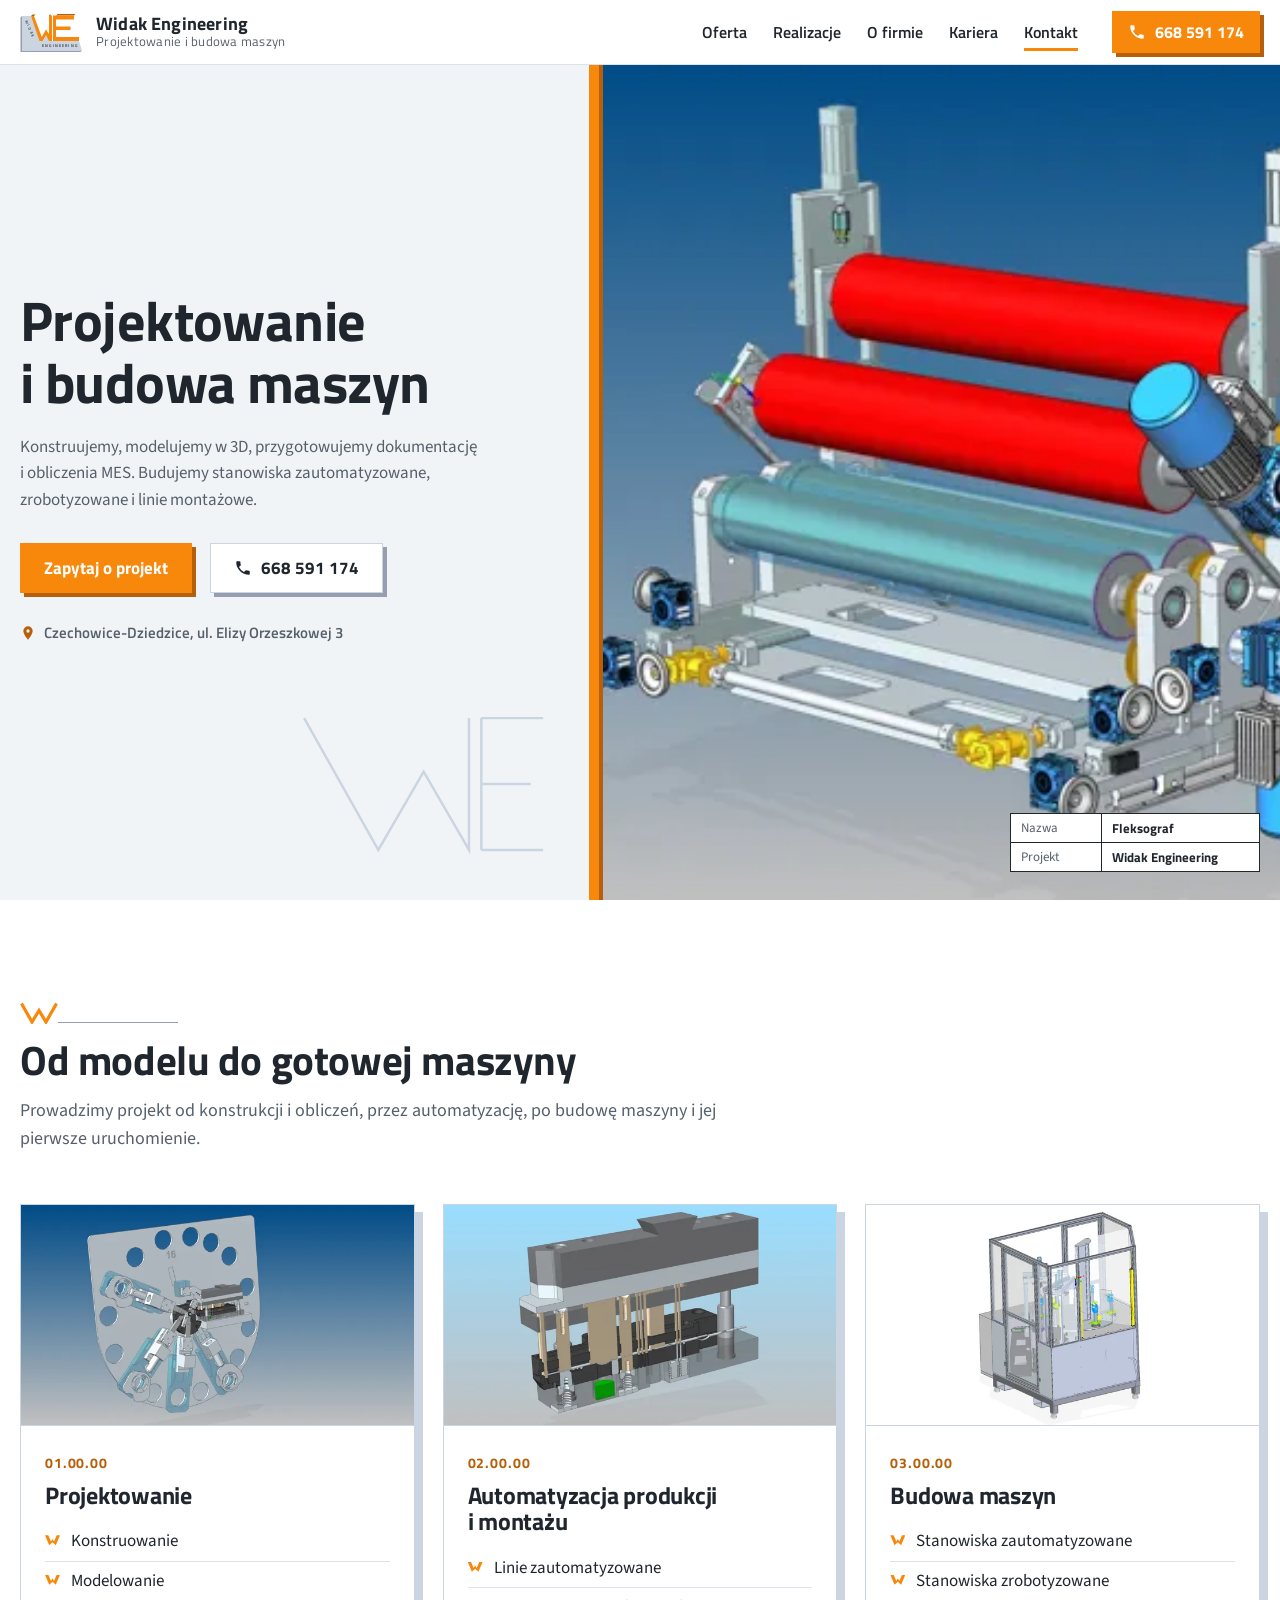
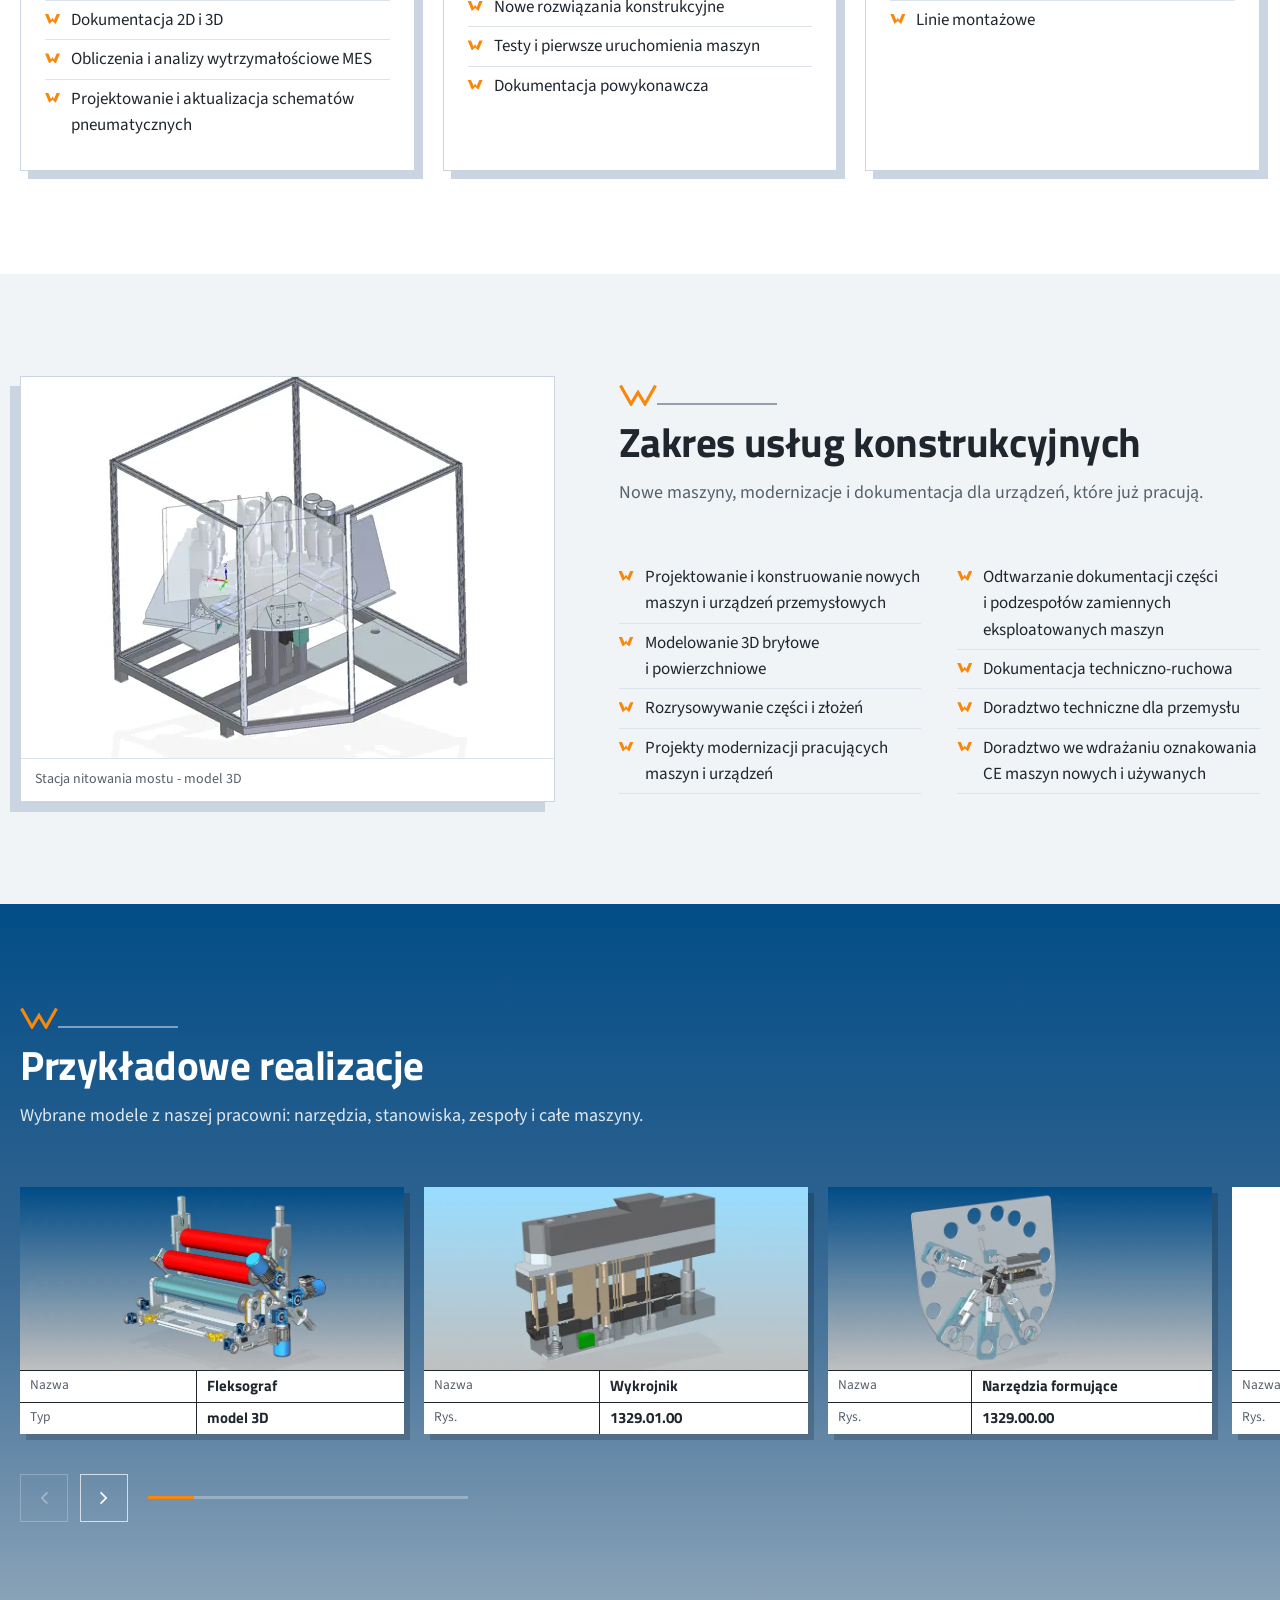
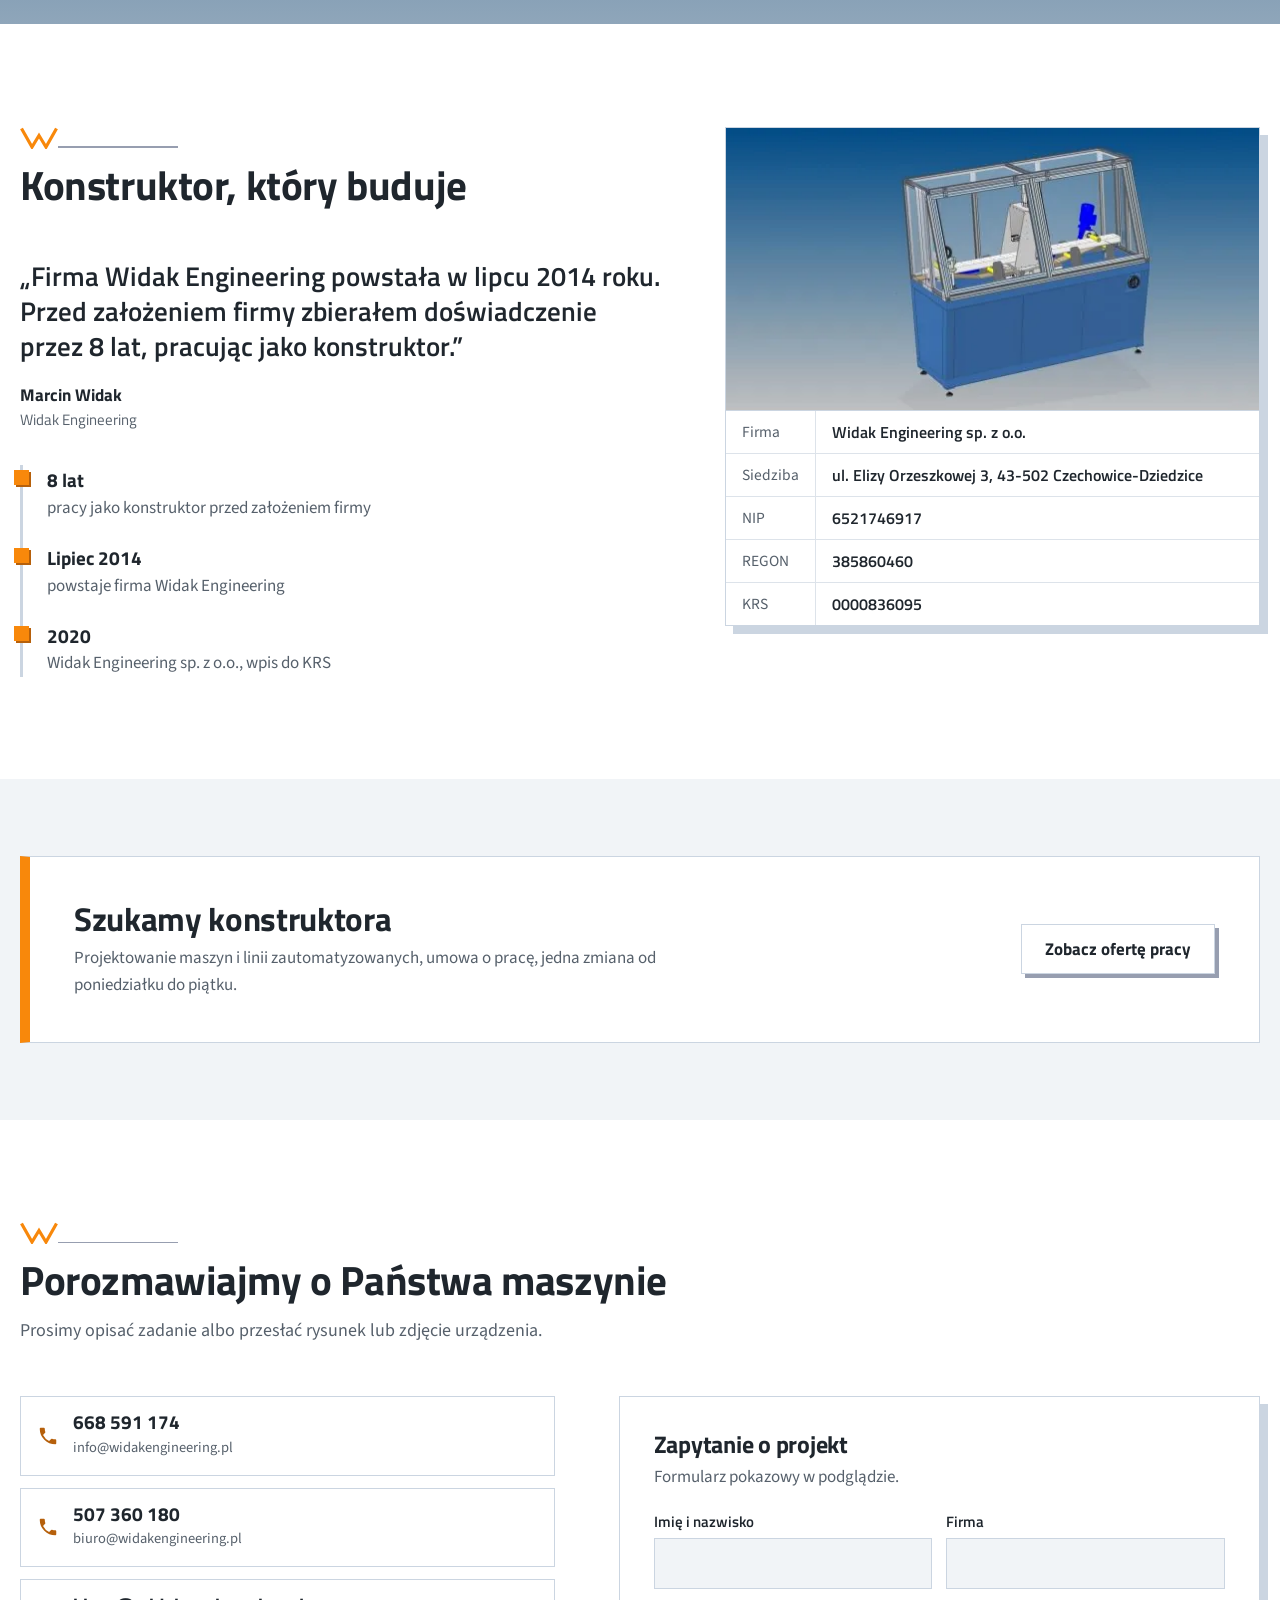
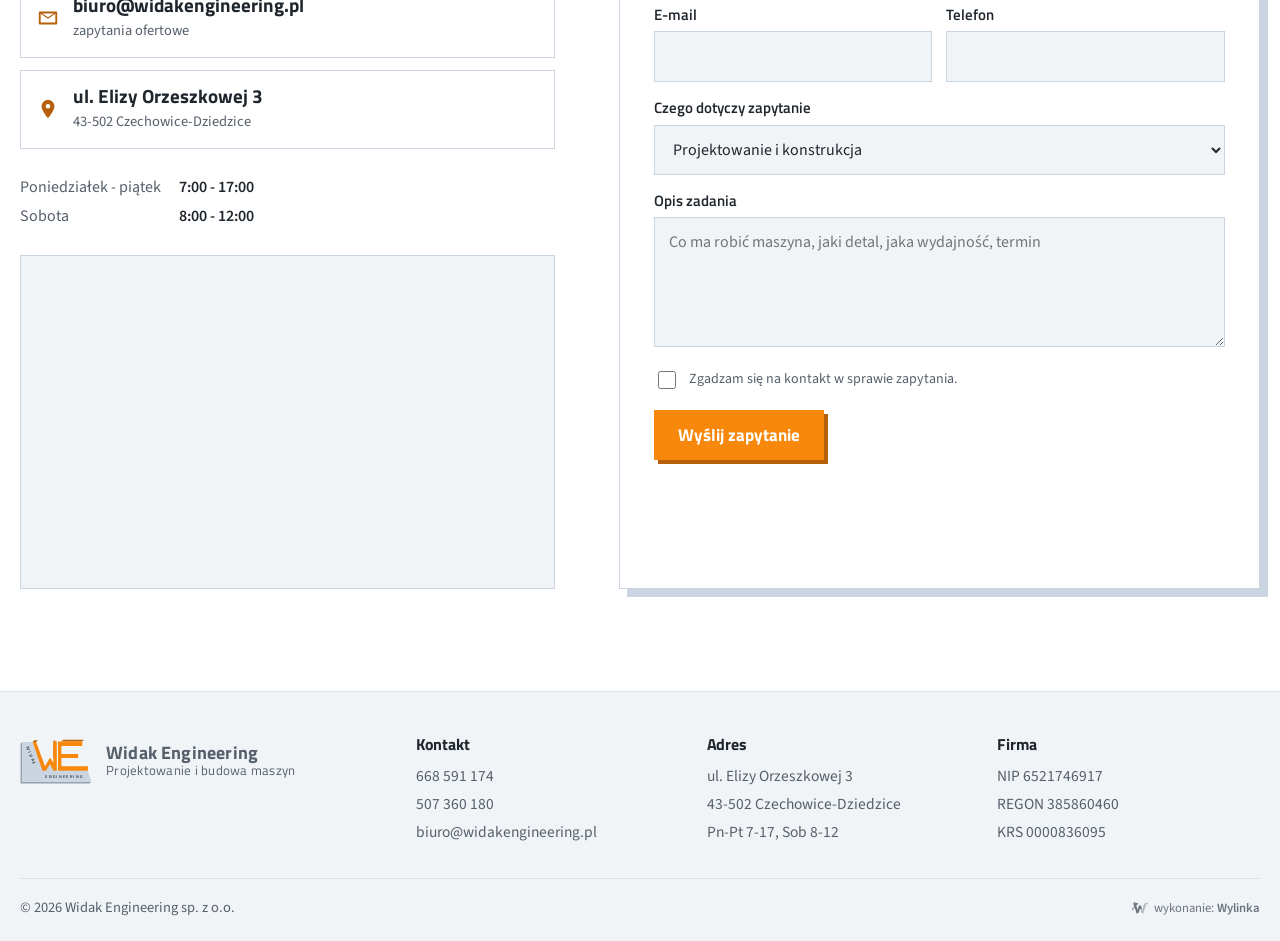
<file: index.html>
<!doctype html>
<html lang="pl">
<head>
<meta charset="utf-8">
<meta name="viewport" content="width=device-width,initial-scale=1">
<meta name="robots" content="noindex,nofollow">
<title>Widak Engineering - projektowanie i budowa maszyn, Czechowice-Dziedzice</title>
<meta name="description" content="Projektowanie i budowa maszyn: konstruowanie, modelowanie 3D, dokumentacja 2D i 3D, obliczenia MES, automatyzacja produkcji i montażu, stanowiska zautomatyzowane i zrobotyzowane, linie montażowe. Czechowice-Dziedzice.">
<meta name="theme-color" content="#ffffff">
<link rel="icon" href="img/logo.svg" type="image/svg+xml">
<link rel="preload" href="fonts/tw-700-latin.woff2" as="font" type="font/woff2" crossorigin>
<link rel="preload" as="image" href="img/fleksograf-800.webp" imagesrcset="img/fleksograf-800.webp 800w, img/fleksograf-1600.webp 1600w" imagesizes="(max-width:920px) 100vw, 54vw">
<link rel="stylesheet" href="style.css">
<style>.wylinka-badge{display:inline-flex;align-items:center;gap:.4em;color:inherit;text-decoration:none;font-size:.875em;line-height:1;opacity:.85}
.wylinka-badge:hover,.wylinka-badge:focus-visible{opacity:1}
.wylinka-badge:focus-visible{outline:2px solid currentColor;outline-offset:3px;border-radius:2px}
.wylinka-badge svg{width:18px;height:18px;flex:none;overflow:visible}
.wylinka-badge b{font-weight:600}
.wylinka-badge .wy-old{opacity:.45;transform-origin:40px 30px;transition:transform .32s cubic-bezier(.3,.7,.4,1),opacity .32s ease-out}
.wylinka-badge .wy-pod{opacity:0;transition:opacity .2s ease-out .08s}
.wylinka-badge:hover .wy-old,.wylinka-badge:focus-visible .wy-old{transform:translate(9px,7px) rotate(9deg);opacity:0}
.wylinka-badge:hover .wy-pod,.wylinka-badge:focus-visible .wy-pod{opacity:1}
@media (prefers-reduced-motion:reduce){.wylinka-badge .wy-old,.wylinka-badge .wy-pod{transition:none}.wylinka-badge:hover .wy-old,.wylinka-badge:focus-visible .wy-old{transform:none;opacity:.45}.wylinka-badge:hover .wy-pod,.wylinka-badge:focus-visible .wy-pod{opacity:0}}</style>
</head>
<body>
<a class="skip" href="#tresc">Przejdź do treści</a>
<svg width="0" height="0" style="position:absolute" aria-hidden="true">
  <symbol id="logo" viewBox="0 0 132 86"><path fill="#979EB0" d="M4 10 L1 13 L1 82 L4 79 Z M4 79 L124 79 L121 82 L1 82 Z"/>
  <path fill="#CBD5E1" d="M4 10 L22 10 L41 60 L52 41 L63 60 L118 60 L124 79 L4 79 Z"/>
  <path fill="#B6600B" d="M22 10 L25 7 L31 7 L28 10 Z M58 39 L61 36 L61 6 L58 9 Z M72 9 L75 6 L111 6 L108 9 Z"/>
  <path fill="#F8880B" d="M22 10 L28 10 L43.5 52 L52 37 L58 46 L58 9 L64 9 L64 60 L58 60 L52 48 L45 60 L39 60 Z M66 9 L108 9 L108 17 L72 17 L72 31 L101 31 L101 38 L72 38 L72 52 L118 52 L118 60 L66 60 Z"/>
  <g fill="#2E3338" font-family="Titillium Web,Arial,sans-serif" font-weight="600">
    <text x="0" y="0" font-size="7.4" letter-spacing="2.6" transform="translate(10.5 19) rotate(69)">WIDAK</text>
    <text x="44" y="72.5" font-size="7.2" letter-spacing="2.35">ENGINEERING</text>
  </g></symbol>
  <symbol id="i-tel" viewBox="0 0 24 24"><path d="M6.6 10.8a15.1 15.1 0 0 0 6.6 6.6l2.2-2.2a1 1 0 0 1 1-.25 11.4 11.4 0 0 0 3.6.57 1 1 0 0 1 1 1V20a1 1 0 0 1-1 1A17 17 0 0 1 3 4a1 1 0 0 1 1-1h3.5a1 1 0 0 1 1 1c0 1.25.2 2.45.57 3.57a1 1 0 0 1-.25 1z"/></symbol>
  <symbol id="i-mail" viewBox="0 0 24 24"><path d="M3 5h18a1 1 0 0 1 1 1v12a1 1 0 0 1-1 1H3a1 1 0 0 1-1-1V6a1 1 0 0 1 1-1zm1 2.4V17h16V7.4l-8 5.3zM5.6 7l6.4 4.2L18.4 7z"/></symbol>
  <symbol id="i-pin" viewBox="0 0 24 24"><path d="M12 2a7 7 0 0 1 7 7c0 5.2-7 13-7 13S5 14.2 5 9a7 7 0 0 1 7-7zm0 4.5A2.5 2.5 0 1 0 12 11.5 2.5 2.5 0 0 0 12 6.5z"/></symbol>
  <symbol id="i-lewo" viewBox="0 0 24 24"><path d="M15.4 4.6 8 12l7.4 7.4 1.4-1.4-6-6 6-6z"/></symbol>
  <symbol id="i-prawo" viewBox="0 0 24 24"><path d="m8.6 4.6 7.4 7.4-7.4 7.4-1.4-1.4 6-6-6-6z"/></symbol>
  <symbol id="w" viewBox="0 0 38 22"><polyline points="1.5,1.5 12,20 19,8.5 26,20 36.5,1.5"/></symbol>
</svg>

<header class="top">
  <div class="top-in">
    <a class="logo" href="index.html" aria-label="Widak Engineering - strona główna"><svg aria-hidden="true"><use href="#logo"/></svg><span>Widak Engineering<small>Projektowanie i budowa maszyn</small></span></a>
    <nav class="nav" id="nav" aria-label="Menu główne">
      <a href="#oferta">Oferta</a>
      <a href="#realizacje">Realizacje</a>
      <a href="#o-firmie">O firmie</a>
      <a href="kariera.html">Kariera</a>
      <a href="#kontakt">Kontakt</a>
      <a class="btn nav-tel" href="tel:+48668591174"><svg aria-hidden="true"><use href="#i-tel"/></svg>668 591 174</a>
    </nav>
    <a class="btn top-tel" href="tel:+48668591174"><svg aria-hidden="true"><use href="#i-tel"/></svg>668 591 174</a>
    <button class="burger" aria-label="Menu" aria-expanded="false" aria-controls="nav"><span></span><span></span><span></span></button>
  </div>
</header>

<main id="tresc">
<section class="hero" aria-labelledby="h1">
  <div class="hero-tekst">
    <svg class="hero-w" viewBox="0 0 120 70" overflow="hidden" aria-hidden="true"><polyline points="2,2 38,66 60,28 82,66 82,2"/><path d="M88 2H118M88 34H112M88 66H118M88 2V66"/></svg>
    <h1 id="h1">Projektowanie i&nbsp;budowa maszyn</h1>
    <p class="lead">Konstruujemy, modelujemy w&nbsp;3D, przygotowujemy dokumentację i&nbsp;obliczenia MES. Budujemy stanowiska zautomatyzowane, zrobotyzowane i&nbsp;linie montażowe.</p>
    <div class="hero-cta">
      <a class="btn" href="#kontakt">Zapytaj o projekt</a>
      <a class="btn btn-plyta" href="tel:+48668591174"><svg aria-hidden="true"><use href="#i-tel"/></svg>668 591 174</a>
    </div>
    <p class="hero-miejsce"><svg aria-hidden="true"><use href="#i-pin"/></svg>Czechowice-Dziedzice, ul. Elizy Orzeszkowej 3</p>
  </div>
  <figure class="hero-foto">
    <img src="img/fleksograf-800.webp" srcset="img/fleksograf-800.webp 800w, img/fleksograf-1600.webp 1600w" sizes="(max-width:920px) 100vw, 54vw" width="1600" height="763" alt="Model 3D fleksografu zaprojektowanego przez Widak Engineering" fetchpriority="high">
    <div class="tabliczka" aria-hidden="true"><span>Nazwa</span><b>Fleksograf</b><span>Projekt</span><b>Widak Engineering</b></div>
  </figure>
</section>

<section class="sekcja" id="oferta" aria-labelledby="h-oferta">
  <div class="wrap">
    <div class="glowka wjazd">
      <div class="w-linia" aria-hidden="true"><svg><use href="#w"/></svg><i></i></div>
      <h2 id="h-oferta">Od modelu do gotowej maszyny</h2>
      <p>Prowadzimy projekt od konstrukcji i&nbsp;obliczeń, przez automatyzację, po budowę maszyny i&nbsp;jej pierwsze uruchomienie.</p>
    </div>
    <div class="etapy">
      <article class="etap wjazd">
        <figure class="etap-foto"><img src="img/narzedzia-formujace-800.webp" width="800" height="381" loading="lazy" alt="Model 3D narzędzi formujących"></figure>
        <div class="etap-tresc">
          <span class="etap-nr">01.00.00</span>
          <h3>Projektowanie</h3>
          <ul class="lista-w">
            <li>Konstruowanie</li>
            <li>Modelowanie</li>
            <li>Dokumentacja 2D i&nbsp;3D</li>
            <li>Obliczenia i&nbsp;analizy wytrzymałościowe MES</li>
            <li>Projektowanie i&nbsp;aktualizacja schematów pneumatycznych</li>
          </ul>
        </div>
      </article>
      <article class="etap wjazd">
        <figure class="etap-foto"><img src="img/wykrojnik-800.webp" width="800" height="381" loading="lazy" alt="Model 3D wykrojnika"></figure>
        <div class="etap-tresc">
          <span class="etap-nr">02.00.00</span>
          <h3>Automatyzacja produkcji i&nbsp;montażu</h3>
          <ul class="lista-w">
            <li>Linie zautomatyzowane</li>
            <li>Nowe rozwiązania konstrukcyjne</li>
            <li>Testy i&nbsp;pierwsze uruchomienia maszyn</li>
            <li>Dokumentacja powykonawcza</li>
          </ul>
        </div>
      </article>
      <article class="etap wjazd">
        <figure class="etap-foto"><img src="img/stanowisko-szczotkowania-800.webp" width="800" height="381" loading="lazy" alt="Model 3D stanowiska szczotkowania na 6 pozycji"></figure>
        <div class="etap-tresc">
          <span class="etap-nr">03.00.00</span>
          <h3>Budowa maszyn</h3>
          <ul class="lista-w">
            <li>Stanowiska zautomatyzowane</li>
            <li>Stanowiska zrobotyzowane</li>
            <li>Linie montażowe</li>
          </ul>
        </div>
      </article>
    </div>
  </div>
</section>

<section class="sekcja sekcja-tlo" id="zakres" aria-labelledby="h-zakres">
  <div class="wrap zakres">
    <figure class="zakres-foto wjazd">
      <img src="img/stacja-nitowania-800.webp" width="800" height="381" loading="lazy" alt="Model 3D stacji nitowania mostu">
      <figcaption>Stacja nitowania mostu - model 3D</figcaption>
    </figure>
    <div class="wjazd">
      <div class="glowka">
        <div class="w-linia" aria-hidden="true"><svg><use href="#w"/></svg><i></i></div>
        <h2 id="h-zakres">Zakres usług konstrukcyjnych</h2>
        <p>Nowe maszyny, modernizacje i&nbsp;dokumentacja dla urządzeń, które już pracują.</p>
      </div>
      <ul class="lista-w">
        <li>Projektowanie i&nbsp;konstruowanie nowych maszyn i&nbsp;urządzeń przemysłowych</li>
        <li>Modelowanie 3D bryłowe i&nbsp;powierzchniowe</li>
        <li>Rozrysowywanie części i&nbsp;złożeń</li>
        <li>Projekty modernizacji pracujących maszyn i&nbsp;urządzeń</li>
        <li>Odtwarzanie dokumentacji części i&nbsp;podzespołów zamiennych eksploatowanych maszyn</li>
        <li>Dokumentacja techniczno-ruchowa</li>
        <li>Doradztwo techniczne dla przemysłu</li>
        <li>Doradztwo we wdrażaniu oznakowania CE maszyn nowych i&nbsp;używanych</li>
      </ul>
    </div>
  </div>
</section>

<section class="sekcja na-cad" id="realizacje" aria-labelledby="h-real">
  <div class="wrap">
    <div class="glowka wjazd">
      <div class="w-linia" aria-hidden="true"><svg><use href="#w"/></svg><i></i></div>
      <h2 id="h-real">Przykładowe realizacje</h2>
      <p>Wybrane modele z&nbsp;naszej pracowni: narzędzia, stanowiska, zespoły i&nbsp;całe maszyny.</p>
    </div>
  </div>
  <div class="tor-wrap">
    <div class="tor" id="tor" tabindex="0" aria-label="Galeria realizacji, przesuń w bok">
      <figure class="karta"><div class="karta-foto"><img src="img/fleksograf-800.webp" width="800" height="381" alt="Fleksograf - model 3D"></div><figcaption class="tabliczka"><span>Nazwa</span><b>Fleksograf</b><span>Typ</span><b>model 3D</b></figcaption></figure>
      <figure class="karta"><div class="karta-foto"><img src="img/wykrojnik-800.webp" width="800" height="381" alt="Wykrojnik - 1329.01.00"></div><figcaption class="tabliczka"><span>Nazwa</span><b>Wykrojnik</b><span>Rys.</span><b>1329.01.00</b></figcaption></figure>
      <figure class="karta"><div class="karta-foto"><img src="img/narzedzia-formujace-800.webp" width="800" height="381" alt="Narzędzia formujące - 1329.00.00"></div><figcaption class="tabliczka"><span>Nazwa</span><b>Narzędzia formujące</b><span>Rys.</span><b>1329.00.00</b></figcaption></figure>
      <figure class="karta"><div class="karta-foto"><img src="img/stanowisko-szczotkowania-800.webp" width="800" height="381" loading="lazy" alt="Stanowisko szczotkowania, 6 pozycji - 47.00.00.00"></div><figcaption class="tabliczka"><span>Nazwa</span><b>Stanowisko szczotkowania, 6 pozycji</b><span>Rys.</span><b>47.00.00.00</b></figcaption></figure>
      <figure class="karta"><div class="karta-foto"><img src="img/stacja-nitowania-800.webp" width="800" height="381" loading="lazy" alt="Stacja nitowania mostu - model 3D"></div><figcaption class="tabliczka"><span>Nazwa</span><b>Stacja nitowania mostu</b><span>Typ</span><b>model 3D</b></figcaption></figure>
      <figure class="karta"><div class="karta-foto"><img src="img/we31.webp" width="640" height="283" loading="lazy" alt="Model 3D, pozycja WE31 z galerii Widak Engineering"></div><figcaption class="tabliczka"><span>Nazwa</span><b>Model 3D</b><span>Poz.</span><b>WE31</b></figcaption></figure>
      <figure class="karta"><div class="karta-foto"><img src="img/perforator.webp" width="640" height="283" loading="lazy" alt="Perforator - model 3D"></div><figcaption class="tabliczka"><span>Nazwa</span><b>Perforator</b><span>Typ</span><b>model 3D</b></figcaption></figure>
      <figure class="karta"><div class="karta-foto"><img src="img/we10.webp" width="640" height="306" loading="lazy" alt="Model 3D, pozycja WE10 z galerii Widak Engineering"></div><figcaption class="tabliczka"><span>Nazwa</span><b>Model 3D</b><span>Poz.</span><b>WE10</b></figcaption></figure>
      <figure class="karta"><div class="karta-foto"><img src="img/stanowisko-dyd.webp" width="640" height="283" loading="lazy" alt="Stanowisko dydaktyczne - model 3D"></div><figcaption class="tabliczka"><span>Nazwa</span><b>Stanowisko dydaktyczne</b><span>Typ</span><b>model 3D</b></figcaption></figure>
      <figure class="karta"><div class="karta-foto"><img src="img/we12.webp" width="640" height="283" loading="lazy" alt="Model 3D, pozycja WE12 z galerii Widak Engineering"></div><figcaption class="tabliczka"><span>Nazwa</span><b>Model 3D</b><span>Poz.</span><b>WE12</b></figcaption></figure>
      <figure class="karta"><div class="karta-foto"><img src="img/silownik-spec.webp" width="640" height="283" loading="lazy" alt="Siłownik specjalny - model 3D"></div><figcaption class="tabliczka"><span>Nazwa</span><b>Siłownik specjalny</b><span>Typ</span><b>model 3D</b></figcaption></figure>
      <figure class="karta"><div class="karta-foto"><img src="img/we25.webp" width="640" height="306" loading="lazy" alt="Model 3D, pozycja WE25 z galerii Widak Engineering"></div><figcaption class="tabliczka"><span>Nazwa</span><b>Model 3D</b><span>Poz.</span><b>WE25</b></figcaption></figure>
      <figure class="karta"><div class="karta-foto"><img src="img/modyfikacja-43-800.webp" width="800" height="381" loading="lazy" alt="Modyfikacja - 43.00.00.00"></div><figcaption class="tabliczka"><span>Nazwa</span><b>Modyfikacja</b><span>Rys.</span><b>43.00.00.00</b></figcaption></figure>
      <figure class="karta"><div class="karta-foto"><img src="img/we41.webp" width="640" height="283" loading="lazy" alt="Model 3D, pozycja WE41 z galerii Widak Engineering"></div><figcaption class="tabliczka"><span>Nazwa</span><b>Model 3D</b><span>Poz.</span><b>WE41</b></figcaption></figure>
      <figure class="karta"><div class="karta-foto"><img src="img/silnik-pneu.webp" width="640" height="283" loading="lazy" alt="Silnik pneumatyczny - model 3D"></div><figcaption class="tabliczka"><span>Nazwa</span><b>Silnik pneumatyczny</b><span>Typ</span><b>model 3D</b></figcaption></figure>
      <figure class="karta"><div class="karta-foto"><img src="img/we21.webp" width="640" height="306" loading="lazy" alt="Model 3D, pozycja WE21 z galerii Widak Engineering"></div><figcaption class="tabliczka"><span>Nazwa</span><b>Model 3D</b><span>Poz.</span><b>WE21</b></figcaption></figure>
      <figure class="karta"><div class="karta-foto"><img src="img/projekt-48-800.webp" width="800" height="381" loading="lazy" alt="Model 3D, pozycja 48.00.00.00 z galerii Widak Engineering"></div><figcaption class="tabliczka"><span>Nazwa</span><b>Model 3D</b><span>Rys.</span><b>48.00.00.00</b></figcaption></figure>
      <figure class="karta"><div class="karta-foto"><img src="img/we22.webp" width="640" height="306" loading="lazy" alt="Model 3D, pozycja WE22 z galerii Widak Engineering"></div><figcaption class="tabliczka"><span>Nazwa</span><b>Model 3D</b><span>Poz.</span><b>WE22</b></figcaption></figure>
      <figure class="karta"><div class="karta-foto"><img src="img/we44.webp" width="640" height="306" loading="lazy" alt="Model 3D, pozycja WE44 z galerii Widak Engineering"></div><figcaption class="tabliczka"><span>Nazwa</span><b>Model 3D</b><span>Poz.</span><b>WE44</b></figcaption></figure>
      <figure class="karta"><div class="karta-foto"><img src="img/projekt-51-800.webp" width="800" height="381" loading="lazy" alt="Model 3D, pozycja 51.00.00.00 z galerii Widak Engineering"></div><figcaption class="tabliczka"><span>Nazwa</span><b>Model 3D</b><span>Rys.</span><b>51.00.00.00</b></figcaption></figure>
      <figure class="karta"><div class="karta-foto"><img src="img/we45.webp" width="640" height="283" loading="lazy" alt="Model 3D, pozycja WE45 z galerii Widak Engineering"></div><figcaption class="tabliczka"><span>Nazwa</span><b>Model 3D</b><span>Poz.</span><b>WE45</b></figcaption></figure>
      <figure class="karta"><div class="karta-foto"><img src="img/we29.webp" width="640" height="283" loading="lazy" alt="Model 3D, pozycja WE29 z galerii Widak Engineering"></div><figcaption class="tabliczka"><span>Nazwa</span><b>Model 3D</b><span>Poz.</span><b>WE29</b></figcaption></figure>
    </div>
  </div>
  <div class="wrap tor-nawig">
    <button type="button" data-kier="-1" aria-label="Poprzednie"><svg><use href="#i-lewo"/></svg></button>
    <button type="button" data-kier="1" aria-label="Następne"><svg><use href="#i-prawo"/></svg></button>
    <div class="tor-pasek" aria-hidden="true"><i id="pasek"></i></div>
  </div>
</section>

<section class="sekcja" id="o-firmie" aria-labelledby="h-firma">
  <div class="wrap firma">
    <div class="wjazd">
      <div class="glowka">
        <div class="w-linia" aria-hidden="true"><svg><use href="#w"/></svg><i></i></div>
        <h2 id="h-firma">Konstruktor, który buduje</h2>
      </div>
      <p class="cytat">„Firma Widak Engineering powstała w&nbsp;lipcu 2014 roku. Przed założeniem firmy zbierałem doświadczenie przez 8&nbsp;lat, pracując jako konstruktor.”</p>
      <p class="podpis">Marcin Widak<small>Widak Engineering</small></p>
      <ul class="os">
        <li><b>8 lat</b><span>pracy jako konstruktor przed założeniem firmy</span></li>
        <li><b>Lipiec 2014</b><span>powstaje firma Widak Engineering</span></li>
        <li><b>2020</b><span>Widak Engineering sp. z o.o., wpis do KRS</span></li>
      </ul>
    </div>
    <div class="dane-firmy wjazd">
      <img src="img/we41.webp" width="640" height="283" loading="lazy" alt="Model 3D stanowiska z galerii Widak Engineering, pozycja WE41">
      <dl>
        <dt>Firma</dt><dd>Widak Engineering sp. z o.o.</dd>
        <dt>Siedziba</dt><dd>ul. Elizy Orzeszkowej 3, 43-502 Czechowice-Dziedzice</dd>
        <dt>NIP</dt><dd>6521746917</dd>
        <dt>REGON</dt><dd>385860460</dd>
        <dt>KRS</dt><dd>0000836095</dd>
      </dl>
    </div>
  </div>
</section>

<section class="sekcja sekcja-tlo" aria-labelledby="h-kariera" style="padding:clamp(48px,6vw,80px) 0">
  <div class="wrap">
    <div class="kariera-pas wjazd">
      <div>
        <h2 id="h-kariera">Szukamy konstruktora</h2>
        <p>Projektowanie maszyn i&nbsp;linii zautomatyzowanych, umowa o&nbsp;pracę, jedna zmiana od poniedziałku do piątku.</p>
      </div>
      <a class="btn btn-plyta" href="kariera.html">Zobacz ofertę pracy</a>
    </div>
  </div>
</section>

<section class="sekcja" id="kontakt" aria-labelledby="h-kontakt">
  <div class="wrap">
    <div class="glowka wjazd">
      <div class="w-linia" aria-hidden="true"><svg><use href="#w"/></svg><i></i></div>
      <h2 id="h-kontakt">Porozmawiajmy o&nbsp;Państwa maszynie</h2>
      <p>Prosimy opisać zadanie albo przesłać rysunek lub zdjęcie urządzenia.</p>
    </div>
    <div class="kontakt">
      <div class="wjazd">
        <div class="kanaly">
          <a class="kanal" href="tel:+48668591174"><svg aria-hidden="true"><use href="#i-tel"/></svg><span><b>668 591 174</b><small>info@widakengineering.pl</small></span></a>
          <a class="kanal" href="tel:+48507360180"><svg aria-hidden="true"><use href="#i-tel"/></svg><span><b>507 360 180</b><small>biuro@widakengineering.pl</small></span></a>
          <a class="kanal" href="mailto:biuro@widakengineering.pl"><svg aria-hidden="true"><use href="#i-mail"/></svg><span><b>biuro@widakengineering.pl</b><small>zapytania ofertowe</small></span></a>
          <div class="kanal"><svg aria-hidden="true"><use href="#i-pin"/></svg><span><b>ul. Elizy Orzeszkowej 3</b><small>43-502 Czechowice-Dziedzice</small></span></div>
        </div>
        <dl class="godziny">
          <dt>Poniedziałek - piątek</dt><dd>7:00 - 17:00</dd>
          <dt>Sobota</dt><dd>8:00 - 12:00</dd>
        </dl>
        <div class="mapa"><iframe title="Mapa dojazdu: ul. Elizy Orzeszkowej 3, Czechowice-Dziedzice" src="https://www.google.com/maps?q=Elizy+Orzeszkowej+3,+43-502+Czechowice-Dziedzice&amp;hl=pl&amp;output=embed" loading="lazy" referrerpolicy="no-referrer-when-downgrade"></iframe></div>
      </div>
      <form class="form wjazd" id="form" novalidate>
        <h3>Zapytanie o projekt</h3>
        <p>Formularz pokazowy w podglądzie.</p>
        <div class="dwa">
          <label class="pole"><span>Imię i nazwisko</span><input name="imie" autocomplete="name" required></label>
          <label class="pole"><span>Firma</span><input name="firma" autocomplete="organization"></label>
          <label class="pole"><span>E-mail</span><input type="email" name="email" autocomplete="email" required></label>
          <label class="pole"><span>Telefon</span><input type="tel" name="tel" autocomplete="tel"></label>
        </div>
        <label class="pole"><span>Czego dotyczy zapytanie</span>
          <select name="temat"><option>Projektowanie i konstrukcja</option><option>Obliczenia MES</option><option>Dokumentacja 2D i 3D</option><option>Automatyzacja produkcji i montażu</option><option>Budowa maszyny lub stanowiska</option><option>Oznakowanie CE</option><option>Inne</option></select>
        </label>
        <label class="pole"><span>Opis zadania</span><textarea name="opis" required placeholder="Co ma robić maszyna, jaki detal, jaka wydajność, termin"></textarea></label>
        <label class="zgoda"><input type="checkbox" required><span>Zgadzam się na kontakt w sprawie zapytania.</span></label>
        <button class="btn" type="submit">Wyślij zapytanie</button>
        <p class="form-info" id="form-info" role="status"></p>
      </form>
    </div>
  </div>
</section>
</main>

<footer class="stopka">
  <div class="wrap">
    <div class="stopka-in">
      <div>
        <a class="logo" href="index.html" aria-label="Widak Engineering - strona główna"><svg aria-hidden="true"><use href="#logo"/></svg><span>Widak Engineering<small>Projektowanie i budowa maszyn</small></span></a>
      </div>
      <div>
        <h3>Kontakt</h3>
        <p><a href="tel:+48668591174">668 591 174</a></p>
        <p><a href="tel:+48507360180">507 360 180</a></p>
        <p><a href="mailto:biuro@widakengineering.pl">biuro@widakengineering.pl</a></p>
      </div>
      <div>
        <h3>Adres</h3>
        <p>ul. Elizy Orzeszkowej 3</p>
        <p>43-502 Czechowice-Dziedzice</p>
        <p>Pn-Pt 7-17, Sob 8-12</p>
      </div>
      <div>
        <h3>Firma</h3>
        <p>NIP 6521746917</p>
        <p>REGON 385860460</p>
        <p>KRS 0000836095</p>
      </div>
    </div>
    <div class="stopka-dol">
      <span>© <span class="rok">2026</span> Widak Engineering sp. z o.o.</span>
      <a class="wylinka-badge" href="https://wylinka.pl/?utm_source=widakengineering.pl&amp;utm_medium=stopka&amp;utm_campaign=wykonanie" rel="noopener" title="Strona wykonana przez Wylinka"><svg viewBox="0 0 64 64" aria-hidden="true" focusable="false" fill="currentColor"><path d="M9.8 22.8l-1.2-7.9 2.2-3.7 15.5 4.6-.5 1.5-7.2 5.5 4.7 15.6 5-15.6 7 0 4.1 12.7-4.2-.9-2.6 1.8-.8-2.2-5.3 15.6-4.3 0 .4 .2-2.1 2.8-1.3-1.1 1.1-1.4-3.1 .2-.1-1.7 2.2-.1-5.7-16.5-4.8 .6-.8 3.1 0 .5-.3 .5 .8 2.2-1.6 .5-.4-1.3-.8 1.6-1.5-.8 .8-1.6-1.4 .6-.6-1.6 2.3-.8 .2-.4 1.3-4.8 5.9-.8-2.4-6.9zM15.2 13.7l-.1-.4-.4 .8-.1 .8 .1 1 .1 .4 .3 .7 .3-.9 .1-.7 0-.8z"/><path class="wy-pod" d="M37.1 49.8l-4.5-13.3 2.6-1.8 4.2 .9 .9 2.8 3-9.7 0-.5 .1-.8 3.2-8.4 .5-1 .6-1 .9-1.1 1.3-1 1.1-.7 1.4-.5 1.4-.3 .7 0 .9 0 1.2 .3 1.4 .6 .8 .5 .7 .7 .6 .7 .5 .9 .3 .9 .1 .9 0 .8-.2 .9-.5 .9-.5 .6-.7 .5-.7 .3-.1-.1 0-.1 .5-.5 .3-.7 .2-.5 0-.6-.1-.6-.3-.7-.4-.5-.4-.4-.5-.3-.6-.3-.7 0-.7 .1-.6 .1-.5 .4-.5 .5-.3 .5-.2 .7-.1 1.5-1.4 5.1-.8 3.3-.3 .7-.5 .7-6 17.5 1.9 .1-.1 1.7-3.1-.2 1.1 1.4-1.3 1.1-2.1-2.8 .4-.2z"/><path class="wy-old" d="M40.8 50l.4-.2-4.1 0-4.2-12.5 2.5-1.7 4.3 .9 .6 1.9 .6-1.6 0-.3 2.4-7.8 0-.5 .1-.8 3.2-8.4 .4-.8 .6-.9 .9-1.2 .9-.9 1.3-.8 1.4-.6 1.2-.3 1.4-.1 1.3 .1 .6 .2 .8 .3 1.1 .6 .9 .7 .7 .9 .5 .9 .3 .9 .1 1.1-.1 .9-.3 .9-.4 .7-.6 .7-.6 .4-.6 .2-.1-.1 0-.1 .5-.5 .3-.7 .2-.5 0-.5-.1-.6-.2-.6-.3-.5-.4-.5-.5-.3-.6-.3-.7-.1-.6 0-.6 .1-.6 .3-.6 .5-.3 .4-.2 .5-.1 .5-.1 1.5-1.4 5.1-.8 3.3-.3 .7-.5 .7-6 17.5 1.9 .1-.1 1.7-3.1-.2 1.1 1.4-1.3 1.1zM49.6 17.1l.6 1.7-1.5 1.9 .4 .4 1.8-2.1-.7-2.1zM48.1 28.3l.5 1.8-1.7 1.8 .4 .4 1.9-2-.6-2.2zM37.9 41.7l1.7-1.5-.4-.4-1.7 1.4zM42.6 38.7l-1.5 2.8 1.1 2-1.3 2.6 .5 .2 1.5-2.8-1.1-2 1.4-2.5z"/></svg><span>wykonanie: <b>Wylinka</b></span></a>
    </div>
  </div>
</footer>
<script src="app.js" defer></script>
</body>
</html>
</file>
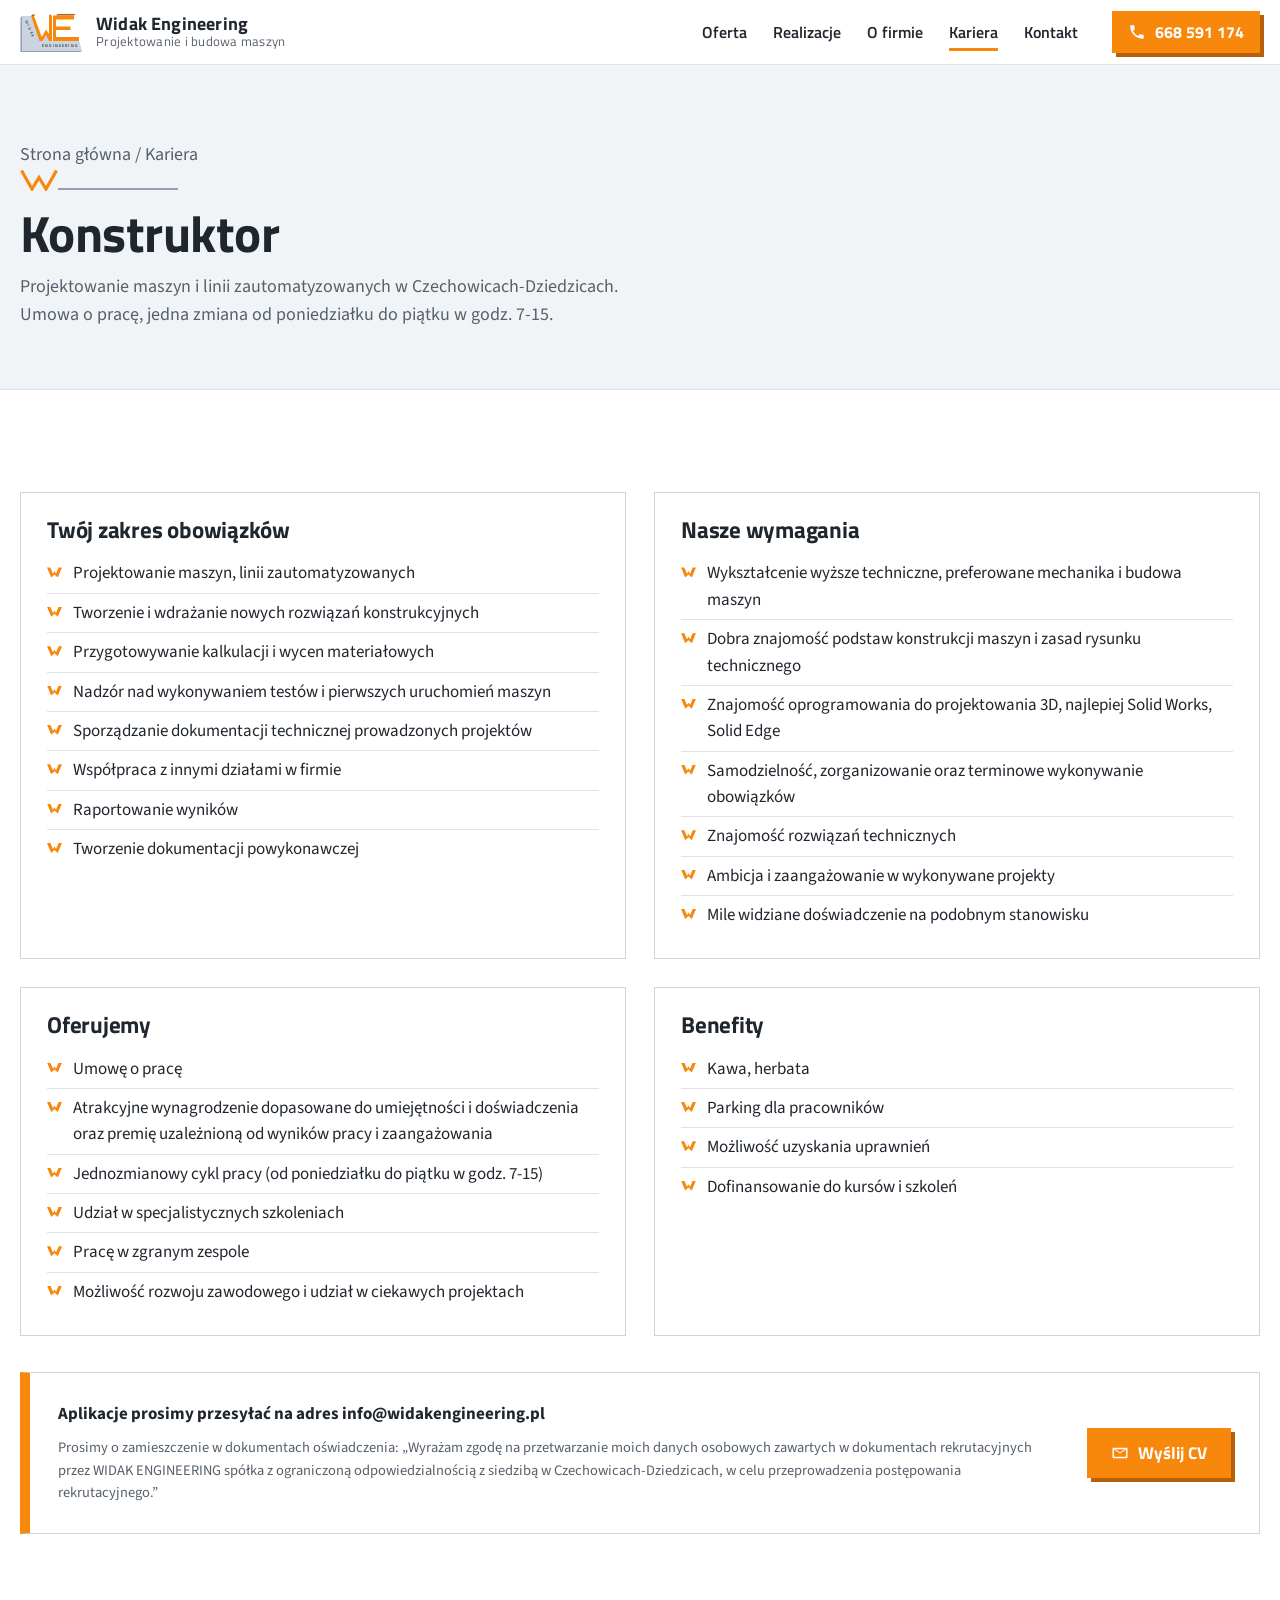
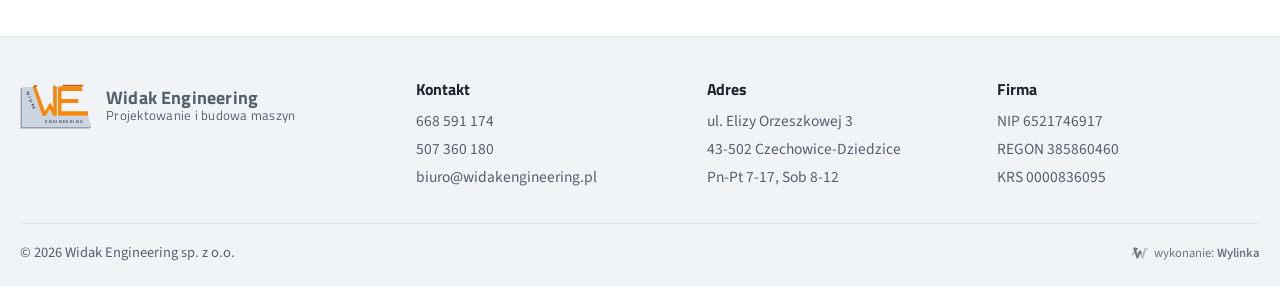
<file: kariera.html>
<!doctype html>
<html lang="pl">
<head>
<meta charset="utf-8">
<meta name="viewport" content="width=device-width,initial-scale=1">
<meta name="robots" content="noindex,nofollow">
<title>Kariera: konstruktor - Widak Engineering, Czechowice-Dziedzice</title>
<meta name="description" content="Praca dla konstruktora w Widak Engineering: projektowanie maszyn i linii zautomatyzowanych, umowa o pracę, Czechowice-Dziedzice.">
<meta name="theme-color" content="#ffffff">
<link rel="icon" href="img/logo.svg" type="image/svg+xml">
<link rel="preload" href="fonts/tw-700-latin.woff2" as="font" type="font/woff2" crossorigin>
<link rel="stylesheet" href="style.css">
<style>.wylinka-badge{display:inline-flex;align-items:center;gap:.4em;color:inherit;text-decoration:none;font-size:.875em;line-height:1;opacity:.85}
.wylinka-badge:hover,.wylinka-badge:focus-visible{opacity:1}
.wylinka-badge:focus-visible{outline:2px solid currentColor;outline-offset:3px;border-radius:2px}
.wylinka-badge svg{width:18px;height:18px;flex:none;overflow:visible}
.wylinka-badge b{font-weight:600}
.wylinka-badge .wy-old{opacity:.45;transform-origin:40px 30px;transition:transform .32s cubic-bezier(.3,.7,.4,1),opacity .32s ease-out}
.wylinka-badge .wy-pod{opacity:0;transition:opacity .2s ease-out .08s}
.wylinka-badge:hover .wy-old,.wylinka-badge:focus-visible .wy-old{transform:translate(9px,7px) rotate(9deg);opacity:0}
.wylinka-badge:hover .wy-pod,.wylinka-badge:focus-visible .wy-pod{opacity:1}
@media (prefers-reduced-motion:reduce){.wylinka-badge .wy-old,.wylinka-badge .wy-pod{transition:none}.wylinka-badge:hover .wy-old,.wylinka-badge:focus-visible .wy-old{transform:none;opacity:.45}.wylinka-badge:hover .wy-pod,.wylinka-badge:focus-visible .wy-pod{opacity:0}}</style>
</head>
<body>
<a class="skip" href="#tresc">Przejdź do treści</a>
<svg width="0" height="0" style="position:absolute" aria-hidden="true">
  <symbol id="logo" viewBox="0 0 132 86"><path fill="#979EB0" d="M4 10 L1 13 L1 82 L4 79 Z M4 79 L124 79 L121 82 L1 82 Z"/>
  <path fill="#CBD5E1" d="M4 10 L22 10 L41 60 L52 41 L63 60 L118 60 L124 79 L4 79 Z"/>
  <path fill="#B6600B" d="M22 10 L25 7 L31 7 L28 10 Z M58 39 L61 36 L61 6 L58 9 Z M72 9 L75 6 L111 6 L108 9 Z"/>
  <path fill="#F8880B" d="M22 10 L28 10 L43.5 52 L52 37 L58 46 L58 9 L64 9 L64 60 L58 60 L52 48 L45 60 L39 60 Z M66 9 L108 9 L108 17 L72 17 L72 31 L101 31 L101 38 L72 38 L72 52 L118 52 L118 60 L66 60 Z"/>
  <g fill="#2E3338" font-family="Titillium Web,Arial,sans-serif" font-weight="600">
    <text x="0" y="0" font-size="7.4" letter-spacing="2.6" transform="translate(10.5 19) rotate(69)">WIDAK</text>
    <text x="44" y="72.5" font-size="7.2" letter-spacing="2.35">ENGINEERING</text>
  </g></symbol>
  <symbol id="i-tel" viewBox="0 0 24 24"><path d="M6.6 10.8a15.1 15.1 0 0 0 6.6 6.6l2.2-2.2a1 1 0 0 1 1-.25 11.4 11.4 0 0 0 3.6.57 1 1 0 0 1 1 1V20a1 1 0 0 1-1 1A17 17 0 0 1 3 4a1 1 0 0 1 1-1h3.5a1 1 0 0 1 1 1c0 1.25.2 2.45.57 3.57a1 1 0 0 1-.25 1z"/></symbol>
  <symbol id="i-mail" viewBox="0 0 24 24"><path d="M3 5h18a1 1 0 0 1 1 1v12a1 1 0 0 1-1 1H3a1 1 0 0 1-1-1V6a1 1 0 0 1 1-1zm1 2.4V17h16V7.4l-8 5.3zM5.6 7l6.4 4.2L18.4 7z"/></symbol>
  <symbol id="w" viewBox="0 0 38 22"><polyline points="1.5,1.5 12,20 19,8.5 26,20 36.5,1.5"/></symbol>
</svg>

<header class="top">
  <div class="top-in">
    <a class="logo" href="index.html" aria-label="Widak Engineering - strona główna"><svg aria-hidden="true"><use href="#logo"/></svg><span>Widak Engineering<small>Projektowanie i budowa maszyn</small></span></a>
    <nav class="nav" id="nav" aria-label="Menu główne">
      <a href="index.html#oferta">Oferta</a>
      <a href="index.html#realizacje">Realizacje</a>
      <a href="index.html#o-firmie">O firmie</a>
      <a href="kariera.html" class="akt" aria-current="page">Kariera</a>
      <a href="index.html#kontakt">Kontakt</a>
      <a class="btn nav-tel" href="tel:+48668591174"><svg aria-hidden="true"><use href="#i-tel"/></svg>668 591 174</a>
    </nav>
    <a class="btn top-tel" href="tel:+48668591174"><svg aria-hidden="true"><use href="#i-tel"/></svg>668 591 174</a>
    <button class="burger" aria-label="Menu" aria-expanded="false" aria-controls="nav"><span></span><span></span><span></span></button>
  </div>
</header>

<main id="tresc">
  <section class="pod-hero">
    <div class="wrap">
      <p class="okruchy"><a href="index.html">Strona główna</a> / Kariera</p>
      <div class="w-linia" aria-hidden="true"><svg><use href="#w"/></svg><i></i></div>
      <h1>Konstruktor</h1>
      <p>Projektowanie maszyn i&nbsp;linii zautomatyzowanych w&nbsp;Czechowicach-Dziedzicach. Umowa o&nbsp;pracę, jedna zmiana od poniedziałku do piątku w&nbsp;godz. 7-15.</p>
    </div>
  </section>

  <section class="sekcja">
    <div class="wrap">
      <div class="oferta-pracy">
        <div class="blok wjazd">
          <h2>Twój zakres obowiązków</h2>
          <ul class="lista-w">
            <li>Projektowanie maszyn, linii zautomatyzowanych</li>
            <li>Tworzenie i&nbsp;wdrażanie nowych rozwiązań konstrukcyjnych</li>
            <li>Przygotowywanie kalkulacji i&nbsp;wycen materiałowych</li>
            <li>Nadzór nad wykonywaniem testów i&nbsp;pierwszych uruchomień maszyn</li>
            <li>Sporządzanie dokumentacji technicznej prowadzonych projektów</li>
            <li>Współpraca z&nbsp;innymi działami w&nbsp;firmie</li>
            <li>Raportowanie wyników</li>
            <li>Tworzenie dokumentacji powykonawczej</li>
          </ul>
        </div>
        <div class="blok wjazd">
          <h2>Nasze wymagania</h2>
          <ul class="lista-w">
            <li>Wykształcenie wyższe techniczne, preferowane mechanika i&nbsp;budowa maszyn</li>
            <li>Dobra znajomość podstaw konstrukcji maszyn i&nbsp;zasad rysunku technicznego</li>
            <li>Znajomość oprogramowania do projektowania 3D, najlepiej Solid Works, Solid Edge</li>
            <li>Samodzielność, zorganizowanie oraz terminowe wykonywanie obowiązków</li>
            <li>Znajomość rozwiązań technicznych</li>
            <li>Ambicja i&nbsp;zaangażowanie w&nbsp;wykonywane projekty</li>
            <li>Mile widziane doświadczenie na podobnym stanowisku</li>
          </ul>
        </div>
        <div class="blok wjazd">
          <h2>Oferujemy</h2>
          <ul class="lista-w">
            <li>Umowę o&nbsp;pracę</li>
            <li>Atrakcyjne wynagrodzenie dopasowane do umiejętności i&nbsp;doświadczenia oraz premię uzależnioną od wyników pracy i&nbsp;zaangażowania</li>
            <li>Jednozmianowy cykl pracy (od poniedziałku do piątku w&nbsp;godz. 7-15)</li>
            <li>Udział w&nbsp;specjalistycznych szkoleniach</li>
            <li>Pracę w&nbsp;zgranym zespole</li>
            <li>Możliwość rozwoju zawodowego i&nbsp;udział w&nbsp;ciekawych projektach</li>
          </ul>
        </div>
        <div class="blok wjazd">
          <h2>Benefity</h2>
          <ul class="lista-w">
            <li>Kawa, herbata</li>
            <li>Parking dla pracowników</li>
            <li>Możliwość uzyskania uprawnień</li>
            <li>Dofinansowanie do kursów i&nbsp;szkoleń</li>
          </ul>
        </div>
      </div>
      <div class="aplikuj wjazd">
        <div>
          <p><b>Aplikacje prosimy przesyłać na adres info@widakengineering.pl</b></p>
          <p class="klauzula">Prosimy o&nbsp;zamieszczenie w&nbsp;dokumentach oświadczenia: „Wyrażam zgodę na przetwarzanie moich danych osobowych zawartych w&nbsp;dokumentach rekrutacyjnych przez WIDAK ENGINEERING spółka z&nbsp;ograniczoną odpowiedzialnością z&nbsp;siedzibą w&nbsp;Czechowicach-Dziedzicach, w&nbsp;celu przeprowadzenia postępowania rekrutacyjnego.”</p>
        </div>
        <a class="btn" href="mailto:info@widakengineering.pl?subject=Aplikacja%3A%20Konstruktor"><svg aria-hidden="true"><use href="#i-mail"/></svg>Wyślij CV</a>
      </div>
    </div>
  </section>
</main>

<footer class="stopka">
  <div class="wrap">
    <div class="stopka-in">
      <div>
        <a class="logo" href="index.html" aria-label="Widak Engineering - strona główna"><svg aria-hidden="true"><use href="#logo"/></svg><span>Widak Engineering<small>Projektowanie i budowa maszyn</small></span></a>
      </div>
      <div>
        <h3>Kontakt</h3>
        <p><a href="tel:+48668591174">668 591 174</a></p>
        <p><a href="tel:+48507360180">507 360 180</a></p>
        <p><a href="mailto:biuro@widakengineering.pl">biuro@widakengineering.pl</a></p>
      </div>
      <div>
        <h3>Adres</h3>
        <p>ul. Elizy Orzeszkowej 3</p>
        <p>43-502 Czechowice-Dziedzice</p>
        <p>Pn-Pt 7-17, Sob 8-12</p>
      </div>
      <div>
        <h3>Firma</h3>
        <p>NIP 6521746917</p>
        <p>REGON 385860460</p>
        <p>KRS 0000836095</p>
      </div>
    </div>
    <div class="stopka-dol">
      <span>© <span class="rok">2026</span> Widak Engineering sp. z o.o.</span>
      <a class="wylinka-badge" href="https://wylinka.pl/?utm_source=widakengineering.pl&amp;utm_medium=stopka&amp;utm_campaign=wykonanie" rel="noopener" title="Strona wykonana przez Wylinka"><svg viewBox="0 0 64 64" aria-hidden="true" focusable="false" fill="currentColor"><path d="M9.8 22.8l-1.2-7.9 2.2-3.7 15.5 4.6-.5 1.5-7.2 5.5 4.7 15.6 5-15.6 7 0 4.1 12.7-4.2-.9-2.6 1.8-.8-2.2-5.3 15.6-4.3 0 .4 .2-2.1 2.8-1.3-1.1 1.1-1.4-3.1 .2-.1-1.7 2.2-.1-5.7-16.5-4.8 .6-.8 3.1 0 .5-.3 .5 .8 2.2-1.6 .5-.4-1.3-.8 1.6-1.5-.8 .8-1.6-1.4 .6-.6-1.6 2.3-.8 .2-.4 1.3-4.8 5.9-.8-2.4-6.9zM15.2 13.7l-.1-.4-.4 .8-.1 .8 .1 1 .1 .4 .3 .7 .3-.9 .1-.7 0-.8z"/><path class="wy-pod" d="M37.1 49.8l-4.5-13.3 2.6-1.8 4.2 .9 .9 2.8 3-9.7 0-.5 .1-.8 3.2-8.4 .5-1 .6-1 .9-1.1 1.3-1 1.1-.7 1.4-.5 1.4-.3 .7 0 .9 0 1.2 .3 1.4 .6 .8 .5 .7 .7 .6 .7 .5 .9 .3 .9 .1 .9 0 .8-.2 .9-.5 .9-.5 .6-.7 .5-.7 .3-.1-.1 0-.1 .5-.5 .3-.7 .2-.5 0-.6-.1-.6-.3-.7-.4-.5-.4-.4-.5-.3-.6-.3-.7 0-.7 .1-.6 .1-.5 .4-.5 .5-.3 .5-.2 .7-.1 1.5-1.4 5.1-.8 3.3-.3 .7-.5 .7-6 17.5 1.9 .1-.1 1.7-3.1-.2 1.1 1.4-1.3 1.1-2.1-2.8 .4-.2z"/><path class="wy-old" d="M40.8 50l.4-.2-4.1 0-4.2-12.5 2.5-1.7 4.3 .9 .6 1.9 .6-1.6 0-.3 2.4-7.8 0-.5 .1-.8 3.2-8.4 .4-.8 .6-.9 .9-1.2 .9-.9 1.3-.8 1.4-.6 1.2-.3 1.4-.1 1.3 .1 .6 .2 .8 .3 1.1 .6 .9 .7 .7 .9 .5 .9 .3 .9 .1 1.1-.1 .9-.3 .9-.4 .7-.6 .7-.6 .4-.6 .2-.1-.1 0-.1 .5-.5 .3-.7 .2-.5 0-.5-.1-.6-.2-.6-.3-.5-.4-.5-.5-.3-.6-.3-.7-.1-.6 0-.6 .1-.6 .3-.6 .5-.3 .4-.2 .5-.1 .5-.1 1.5-1.4 5.1-.8 3.3-.3 .7-.5 .7-6 17.5 1.9 .1-.1 1.7-3.1-.2 1.1 1.4-1.3 1.1zM49.6 17.1l.6 1.7-1.5 1.9 .4 .4 1.8-2.1-.7-2.1zM48.1 28.3l.5 1.8-1.7 1.8 .4 .4 1.9-2-.6-2.2zM37.9 41.7l1.7-1.5-.4-.4-1.7 1.4zM42.6 38.7l-1.5 2.8 1.1 2-1.3 2.6 .5 .2 1.5-2.8-1.1-2 1.4-2.5z"/></svg><span>wykonanie: <b>Wylinka</b></span></a>
    </div>
  </div>
</footer>
<script src="app.js" defer></script>
</body>
</html>
</file>
<file: style.css>
@font-face{font-family:"Titillium Web";font-weight:400;font-display:swap;src:url(fonts/tw-400-latin-ext.woff2) format("woff2");unicode-range:U+0100-02BA,U+02BD-02C5,U+02C7-02CC,U+02CE-02D7,U+02DD-02FF,U+0304,U+0308,U+0329,U+1D00-1DBF,U+1E00-1E9F,U+1EF2-1EFF,U+2020,U+20A0-20AB,U+20AD-20C0,U+2113,U+2C60-2C7F,U+A720-A7FF}
@font-face{font-family:"Titillium Web";font-weight:400;font-display:swap;src:url(fonts/tw-400-latin.woff2) format("woff2");unicode-range:U+0000-00FF,U+0131,U+0152-0153,U+02BB-02BC,U+02C6,U+02DA,U+02DC,U+0304,U+0308,U+0329,U+2000-206F,U+20AC,U+2122,U+2191,U+2193,U+2212,U+2215,U+FEFF,U+FFFD}
@font-face{font-family:"Titillium Web";font-weight:600;font-display:swap;src:url(fonts/tw-600-latin-ext.woff2) format("woff2");unicode-range:U+0100-02BA,U+02BD-02C5,U+02C7-02CC,U+02CE-02D7,U+02DD-02FF,U+0304,U+0308,U+0329,U+1D00-1DBF,U+1E00-1E9F,U+1EF2-1EFF,U+2020,U+20A0-20AB,U+20AD-20C0,U+2113,U+2C60-2C7F,U+A720-A7FF}
@font-face{font-family:"Titillium Web";font-weight:600;font-display:swap;src:url(fonts/tw-600-latin.woff2) format("woff2");unicode-range:U+0000-00FF,U+0131,U+0152-0153,U+02BB-02BC,U+02C6,U+02DA,U+02DC,U+0304,U+0308,U+0329,U+2000-206F,U+20AC,U+2122,U+2191,U+2193,U+2212,U+2215,U+FEFF,U+FFFD}
@font-face{font-family:"Titillium Web";font-weight:700;font-display:swap;src:url(fonts/tw-700-latin-ext.woff2) format("woff2");unicode-range:U+0100-02BA,U+02BD-02C5,U+02C7-02CC,U+02CE-02D7,U+02DD-02FF,U+0304,U+0308,U+0329,U+1D00-1DBF,U+1E00-1E9F,U+1EF2-1EFF,U+2020,U+20A0-20AB,U+20AD-20C0,U+2113,U+2C60-2C7F,U+A720-A7FF}
@font-face{font-family:"Titillium Web";font-weight:700;font-display:swap;src:url(fonts/tw-700-latin.woff2) format("woff2");unicode-range:U+0000-00FF,U+0131,U+0152-0153,U+02BB-02BC,U+02C6,U+02DA,U+02DC,U+0304,U+0308,U+0329,U+2000-206F,U+20AC,U+2122,U+2191,U+2193,U+2212,U+2215,U+FEFF,U+FFFD}
@font-face{font-family:"Source Sans 3";font-style:normal;font-weight:400 700;font-display:swap;src:url(fonts/ss3-latin-ext.woff2) format("woff2");unicode-range:U+0100-02BA,U+02BD-02C5,U+02C7-02CC,U+02CE-02D7,U+02DD-02FF,U+0304,U+0308,U+0329,U+1D00-1DBF,U+1E00-1E9F,U+1EF2-1EFF,U+2020,U+20A0-20AB,U+20AD-20C0,U+2113,U+2C60-2C7F,U+A720-A7FF}
@font-face{font-family:"Source Sans 3";font-style:normal;font-weight:400 700;font-display:swap;src:url(fonts/ss3-latin.woff2) format("woff2");unicode-range:U+0000-00FF,U+0131,U+0152-0153,U+02BB-02BC,U+02C6,U+02DA,U+02DC,U+0304,U+0308,U+0329,U+2000-206F,U+20AC,U+2122,U+2191,U+2193,U+2212,U+2215,U+FEFF,U+FFFD}

/* Kolory z logo: lico liter #F8880B, bok bryły #B6600B, płyta #CBD5E1, krawędź płyty #979EB0; tło renderów CAD #024D87 -> #BDBEC0 */
:root{
  --pom:#F8880B; --pom-bok:#B6600B; --plyta:#CBD5E1; --krawedz:#979EB0;
  --cad:#024D87; --cad2:#3F6F95; --graf:#1F262D; --szary:#56606B; --tlo:#F1F4F7; --linia:#DDE3EA; --biel:#fff;
  --h:64px; --wrap:1240px;
  --tyt:"Titillium Web",Arial,sans-serif; --txt:"Source Sans 3",Arial,sans-serif;
}
*{box-sizing:border-box}
html{scroll-behavior:smooth;scroll-padding-top:var(--h);-webkit-text-size-adjust:100%}
body{margin:0;font-family:var(--txt);font-size:17px;line-height:1.55;color:var(--graf);background:#fff;overflow-x:hidden}
img{display:block;max-width:100%}
a{color:inherit}
h1,h2,h3{font-family:var(--tyt);font-weight:700;line-height:1.1;margin:0;letter-spacing:-.01em}
p{margin:0 0 .9em}
svg{flex:none}
.wrap{width:min(var(--wrap),100% - 32px);margin:0 auto}
.skip{position:absolute;left:-999px;top:8px;background:var(--graf);color:#fff;padding:8px 14px;z-index:99}
.skip:focus{left:8px}
:focus-visible{outline:3px solid var(--cad);outline-offset:2px}

/* przyciski: wyciągnięta bryła jak litery w logo */
.btn{display:inline-flex;align-items:center;justify-content:center;gap:.55em;min-height:50px;padding:0 24px;background:var(--pom);color:#fff;font-family:var(--tyt);font-weight:700;font-size:17px;text-decoration:none;border:0;cursor:pointer;box-shadow:4px 4px 0 var(--pom-bok);transition:transform .15s ease-out,box-shadow .15s ease-out;white-space:nowrap}
.btn:hover{transform:translate(2px,2px);box-shadow:2px 2px 0 var(--pom-bok)}
.btn:active{transform:translate(4px,4px);box-shadow:0 0 0 var(--pom-bok)}
.btn svg{width:18px;height:18px;fill:currentColor}
.btn-plyta{background:#fff;color:var(--graf);box-shadow:4px 4px 0 var(--krawedz);outline:1.5px solid var(--plyta);outline-offset:-1.5px}
.btn-plyta:hover{box-shadow:2px 2px 0 var(--krawedz)}

/* linia W: profil litery W z logo jako znak rysunkowy */
.w-linia{display:flex;align-items:flex-end;gap:0;height:22px;margin-bottom:14px}
.w-linia svg{width:38px;height:22px;fill:none;stroke:var(--pom);stroke-width:3.2;stroke-linejoin:miter}
.w-linia i{display:block;flex:0 1 120px;height:1.5px;background:var(--krawedz);margin-bottom:1px}
.na-cad .w-linia i{background:rgba(255,255,255,.45)}

/* nagłówek */
.top{position:sticky;top:0;z-index:50;background:rgba(255,255,255,.97);box-shadow:0 1px 0 var(--linia)}
.top-in{height:var(--h);display:flex;align-items:center;gap:22px;width:min(var(--wrap),100% - 32px);margin:0 auto}
.logo{display:flex;align-items:center;gap:10px;text-decoration:none}
.logo svg{width:66px;height:43px}
.logo span{font-family:var(--tyt);font-weight:700;font-size:18px;line-height:1;letter-spacing:.01em}
.logo span small{display:block;font-weight:400;font-size:12.5px;color:var(--szary);letter-spacing:.02em;margin-top:3px}
.nav{display:flex;gap:2px;margin-left:auto}
.nav a{position:relative;padding:8px 12px;font-family:var(--tyt);font-weight:600;font-size:16px;text-decoration:none;color:var(--graf)}
.nav a::after{content:"";position:absolute;left:12px;right:12px;bottom:1px;height:3px;background:var(--pom);transform:scaleX(0);transform-origin:left;transition:transform .25s ease-out}
.nav a:hover::after,.nav a.akt::after{transform:scaleX(1)}
.top-tel{min-height:42px;padding:0 16px;font-size:16px}
.burger{display:none;margin-left:auto;width:46px;height:46px;border:0;background:none;padding:11px;cursor:pointer;color:var(--graf)}
.burger span{display:block;height:2.5px;background:currentColor;margin:5px 0;transition:transform .25s,opacity .2s}
.burger[aria-expanded=true] span:nth-child(1){transform:translateY(7.5px) rotate(45deg)}
.burger[aria-expanded=true] span:nth-child(2){opacity:0}
.burger[aria-expanded=true] span:nth-child(3){transform:translateY(-7.5px) rotate(-45deg)}

/* hero */
.hero{position:relative;height:calc(100svh - var(--h));min-height:600px;max-height:940px;display:grid;grid-template-columns:minmax(0,46fr) minmax(0,54fr);background:var(--tlo);overflow:hidden}
.hero-tekst{position:relative;display:flex;flex-direction:column;justify-content:center;padding:40px 48px 56px max(16px,calc((100vw - var(--wrap))/2))}
.hero-w{position:absolute;right:7%;bottom:5%;width:42%;height:auto;fill:none;stroke:var(--plyta);stroke-width:1.2;pointer-events:none}
.hero-tekst>*:not(.hero-w){position:relative}
.hero h1{font-size:clamp(40px,4.4vw,68px);margin-bottom:20px;text-wrap:balance}
.lead{font-size:clamp(17px,1.3vw,20px);color:var(--szary);max-width:540px;margin-bottom:30px}
.hero-cta{display:flex;flex-wrap:wrap;gap:14px 18px}
.hero-miejsce{display:flex;align-items:center;gap:8px;margin-top:28px;font-family:var(--tyt);font-weight:600;font-size:15px;color:var(--szary)}
.hero-miejsce svg{width:16px;height:16px;fill:var(--pom-bok)}
.hero-foto{position:relative;margin:0;background:linear-gradient(180deg,#024D87 0%,#6085A2 50%,#BDBEC0 100%)}
.hero-foto img{width:100%;height:100%;object-fit:cover;object-position:46% 50%}
.hero-foto::before{content:"";position:absolute;left:0;top:0;bottom:0;width:10px;background:var(--pom);z-index:2;box-shadow:4px 0 0 var(--pom-bok)}
.tabliczka{position:absolute;right:max(16px,calc((100vw - var(--wrap))/2));bottom:28px;z-index:2;display:grid;grid-template-columns:auto auto;background:#fff;border:1.5px solid var(--graf);font-size:13px;line-height:1.25;min-width:250px}
.tabliczka span{padding:6px 10px;border-right:1px solid var(--graf);border-bottom:1px solid var(--graf);color:var(--szary)}
.tabliczka b{padding:6px 10px;border-bottom:1px solid var(--graf);font-family:var(--tyt);font-weight:700;color:var(--graf)}
.tabliczka span:nth-last-child(2),.tabliczka b:last-child{border-bottom:0}

/* sekcje */
.sekcja{padding:clamp(64px,8vw,112px) 0}
.sekcja-tlo{background:var(--tlo)}
.glowka{max-width:760px;margin-bottom:clamp(32px,4vw,52px)}
.glowka h2{font-size:clamp(30px,3.2vw,46px);margin-bottom:14px;text-wrap:balance}
.glowka p{color:var(--szary);font-size:18px;margin:0}

/* etapy oferty */
.etapy{display:grid;grid-template-columns:repeat(3,minmax(0,1fr));gap:28px}
.etap{position:relative;background:#fff;border:1.5px solid var(--plyta);box-shadow:8px 8px 0 var(--plyta);display:flex;flex-direction:column}
.etap-foto{margin:0;aspect-ratio:16/9;overflow:hidden;background:linear-gradient(180deg,#024D87,#6085A2 55%,#BDBEC0);border-bottom:1.5px solid var(--plyta)}
.etap-foto img{width:100%;height:100%;object-fit:cover}
.etap-tresc{padding:24px 24px 26px}
.etap-nr{display:inline-block;font-family:var(--tyt);font-weight:700;font-size:14px;color:var(--pom-bok);letter-spacing:.06em;margin-bottom:8px}
.etap h3{font-size:24px;margin-bottom:14px}
.lista-w{list-style:none;margin:0;padding:0}
.lista-w li{position:relative;padding:6px 0 6px 26px;border-top:1px solid var(--linia)}
.lista-w li:first-child{border-top:0}
.lista-w li::before{content:"";position:absolute;left:0;top:13px;width:15px;height:10px;background:var(--pom);clip-path:polygon(0 0,22% 0,40% 62%,50% 36%,60% 62%,78% 0,100% 0,72% 100%,50% 70%,28% 100%)}

/* zakres usług */
.zakres{display:grid;grid-template-columns:minmax(0,5fr) minmax(0,6fr);gap:clamp(32px,5vw,72px);align-items:center}
.zakres-foto{position:relative;margin:0;background:#fff;border:1.5px solid var(--plyta);box-shadow:-10px 10px 0 var(--plyta)}
.zakres-foto img{width:100%;aspect-ratio:4/3;object-fit:cover}
.zakres-foto figcaption{padding:10px 14px;font-size:14px;color:var(--szary);border-top:1px solid var(--linia)}
.zakres .lista-w{columns:2;column-gap:36px}
.zakres .lista-w li{break-inside:avoid;border-top:0;border-bottom:1px solid var(--linia)}

/* realizacje - widok jak okno CAD */
.na-cad{background:linear-gradient(180deg,#024D87 0%,#2F6390 45%,#8FA6BA 100%);color:#fff}
.na-cad .glowka p{color:rgba(255,255,255,.86)}
.tor-wrap{position:relative}
.tor{display:flex;gap:20px;overflow-x:auto;scroll-snap-type:x mandatory;scroll-padding-left:max(16px,calc((100vw - var(--wrap))/2));padding:6px max(16px,calc((100vw - var(--wrap))/2)) 22px;scrollbar-width:none;cursor:grab;overscroll-behavior-x:contain}
.tor::-webkit-scrollbar{display:none}
.tor.ciag{cursor:grabbing;scroll-snap-type:none}
.tor.ciag *{pointer-events:none}
.karta{flex:0 0 clamp(268px,30vw,400px);scroll-snap-align:start;margin:0;background:#fff;color:var(--graf);box-shadow:6px 6px 0 rgba(0,0,0,.18);user-select:none}
.karta-foto{aspect-ratio:640/306;overflow:hidden;background:#fff}
.karta-foto img{width:100%;height:100%;object-fit:cover;-webkit-user-drag:none}
.karta .tabliczka{position:static;min-width:0;border-width:1.5px 0 0;font-size:13.5px}
.karta .tabliczka b{font-size:15px}
.tor-nawig{display:flex;align-items:center;gap:12px;margin-top:18px}
.tor-nawig button{width:48px;height:48px;border:1.5px solid rgba(255,255,255,.7);background:transparent;color:#fff;cursor:pointer;display:grid;place-items:center;transition:background .2s}
.tor-nawig button:hover{background:rgba(255,255,255,.14)}
.tor-nawig button:disabled{opacity:.35;cursor:default}
.tor-nawig svg{width:20px;height:20px;fill:currentColor}
.tor-pasek{flex:1;height:3px;background:rgba(255,255,255,.28);position:relative;max-width:320px;margin-left:8px}
.tor-pasek i{position:absolute;left:0;top:0;bottom:0;background:var(--pom);width:20%}
.tor-uwaga{font-size:14px;color:rgba(255,255,255,.8);margin:14px 0 0}

/* o firmie */
.firma{display:grid;grid-template-columns:minmax(0,6fr) minmax(0,5fr);gap:clamp(32px,5vw,72px);align-items:start}
.cytat{font-family:var(--tyt);font-size:clamp(22px,2.1vw,30px);font-weight:600;line-height:1.3;margin:0 0 18px;text-wrap:pretty}
.podpis{font-family:var(--tyt);font-weight:700;margin-bottom:34px}
.podpis small{display:block;font-weight:400;color:var(--szary);font-size:15px}
.os{list-style:none;margin:0;padding:0;border-left:3px solid var(--plyta)}
.os li{position:relative;padding:0 0 22px 24px}
.os li:last-child{padding-bottom:0}
.os li::before{content:"";position:absolute;left:-9px;top:5px;width:15px;height:15px;background:var(--pom);box-shadow:2px 2px 0 var(--pom-bok)}
.os b{display:block;font-family:var(--tyt);font-size:19px}
.os span{color:var(--szary)}
.dane-firmy{background:#fff;border:1.5px solid var(--plyta);box-shadow:8px 8px 0 var(--plyta)}
.dane-firmy img{width:100%;aspect-ratio:16/10;object-fit:cover;border-bottom:1.5px solid var(--plyta)}
.dane-firmy dl{display:grid;grid-template-columns:auto 1fr;margin:0;font-size:15.5px}
.dane-firmy dt,.dane-firmy dd{padding:9px 16px;border-bottom:1px solid var(--linia);margin:0}
.dane-firmy dt{color:var(--szary);border-right:1px solid var(--linia)}
.dane-firmy dd{font-family:var(--tyt);font-weight:600}
.dane-firmy dt:nth-last-of-type(1),.dane-firmy dd:last-child{border-bottom:0}

/* kariera */
.kariera-pas{display:flex;align-items:center;justify-content:space-between;gap:24px 40px;flex-wrap:wrap;padding:clamp(28px,4vw,44px);background:#fff;border:1.5px solid var(--plyta);border-left:10px solid var(--pom)}
.kariera-pas h2{font-size:clamp(26px,2.6vw,36px);margin-bottom:8px}
.kariera-pas p{margin:0;color:var(--szary);max-width:640px}

/* kontakt */
.kontakt{display:grid;grid-template-columns:minmax(0,5fr) minmax(0,6fr);gap:clamp(32px,5vw,64px)}
.kanaly{display:grid;gap:12px;margin-bottom:26px}
.kanal{display:flex;align-items:center;gap:14px;padding:14px 16px;background:#fff;border:1.5px solid var(--plyta);text-decoration:none;transition:border-color .2s}
a.kanal:hover{border-color:var(--pom)}
.kanal svg{width:22px;height:22px;fill:var(--pom-bok)}
.kanal b{display:block;font-family:var(--tyt);font-size:19px;line-height:1.2}
.kanal small{color:var(--szary);font-size:14.5px}
.godziny{display:grid;grid-template-columns:auto 1fr;gap:4px 18px;margin:0 0 26px;font-size:16px}
.godziny dt{color:var(--szary)}.godziny dd{margin:0;font-weight:600}
.mapa{border:1.5px solid var(--plyta);aspect-ratio:16/10;background:var(--tlo)}
.mapa iframe{display:block;width:100%;height:100%;border:0}
.form{background:#fff;border:1.5px solid var(--plyta);box-shadow:8px 8px 0 var(--plyta);padding:clamp(22px,3vw,34px)}
.form h3{font-size:24px;margin-bottom:6px}
.form>p{color:var(--szary);margin-bottom:20px}
.pole{display:block;margin-bottom:14px}
.pole span{display:block;font-family:var(--tyt);font-weight:600;font-size:15px;margin-bottom:5px}
.pole input,.pole textarea,.pole select{width:100%;font:inherit;font-size:16px;padding:12px 14px;border:1.5px solid var(--plyta);background:var(--tlo);color:var(--graf);border-radius:0}
.pole input:focus,.pole textarea:focus,.pole select:focus{outline:none;border-color:var(--cad);background:#fff}
.pole textarea{min-height:130px;resize:vertical}
.dwa{display:grid;grid-template-columns:1fr 1fr;gap:0 14px}
.zgoda{display:flex;gap:10px;font-size:14px;color:var(--szary);margin:4px 0 18px}
.zgoda input{width:18px;height:18px;margin-top:2px;accent-color:var(--pom-bok)}
.form-info{margin:14px 0 0;font-size:14.5px;color:var(--cad);min-height:1.2em}

/* stopka */
.stopka{background:var(--tlo);border-top:1px solid var(--linia);padding:44px 0 22px;font-size:15.5px;color:var(--szary)}
.stopka-in{display:grid;grid-template-columns:1.4fr 1fr 1fr 1fr;gap:28px}
.stopka h3{font-size:16px;color:var(--graf);margin-bottom:10px}
.stopka p{margin:0 0 4px}
.stopka a{text-decoration:none}
.stopka a:hover{color:var(--graf)}
.stopka .logo svg{width:76px;height:50px}
.stopka-dol{display:flex;justify-content:space-between;align-items:center;flex-wrap:wrap;gap:10px 24px;margin-top:30px;padding-top:18px;border-top:1px solid var(--linia);font-size:14.5px}

/* podstrona kariera */
.pod-hero{background:var(--tlo);padding:clamp(44px,6vw,80px) 0 clamp(36px,5vw,60px);border-bottom:1px solid var(--linia)}
.pod-hero h1{font-size:clamp(36px,4vw,58px);margin-bottom:12px}
.pod-hero p{color:var(--szary);font-size:18px;max-width:640px;margin:0}
.okruchy{font-size:14.5px;color:var(--szary);margin-bottom:26px}
.okruchy a{text-decoration:none}.okruchy a:hover{text-decoration:underline}
.oferta-pracy{display:grid;grid-template-columns:repeat(2,minmax(0,1fr));gap:28px}
.blok{background:#fff;border:1.5px solid var(--plyta);padding:24px 26px}
.blok h2{font-size:23px;margin-bottom:12px}
.aplikuj{margin-top:36px;display:grid;grid-template-columns:minmax(0,1fr) auto;gap:20px 36px;align-items:center;padding:28px;background:#fff;border:1.5px solid var(--plyta);border-left:10px solid var(--pom)}
.aplikuj p{margin:0}
.klauzula{font-size:14.5px;color:var(--szary);margin-top:10px!important}

/* animacja wejścia */
.wjazd{opacity:0;transform:translateY(18px);transition:opacity .6s ease-out,transform .6s ease-out}
.wjazd.jest{opacity:1;transform:none}
@media (prefers-reduced-motion:reduce){.wjazd{opacity:1;transform:none;transition:none}html{scroll-behavior:auto}.btn{transition:none}}

/* tablet */
@media (max-width:1100px){
  .nav a{padding:8px 9px;font-size:15px}
  .etapy{grid-template-columns:1fr 1fr}
  .etap:last-child{grid-column:1/-1;flex-direction:row}
  .etap:last-child .etap-foto{flex:0 0 46%;aspect-ratio:auto;border-bottom:0;border-right:1.5px solid var(--plyta)}
  .stopka-in{grid-template-columns:1fr 1fr}
}
@media (max-width:920px){
  :root{--h:60px}
  .nav,.top-tel{display:none}
  .burger{display:block}
  .nav.otw{display:flex;flex-direction:column;position:absolute;left:0;right:0;top:var(--h);background:#fff;border-bottom:1px solid var(--linia);padding:8px 16px 18px;box-shadow:0 18px 30px rgba(20,30,40,.12)}
  .nav.otw a{padding:14px 4px;font-size:19px;border-bottom:1px solid var(--linia)}
  .nav.otw a::after{left:4px;right:auto;width:46px;bottom:-1px}
  .nav.otw .nav-tel{display:flex;margin-top:16px;border:0;justify-content:center;color:#fff}
  .nav.otw .nav-tel::after{display:none}
  .hero{display:flex;flex-direction:column;min-height:0;max-height:none}
  .hero-foto{order:-1;flex:1 1 0;min-height:150px}
  .hero-tekst{flex:none}
  .hero-foto::before{left:0;right:0;top:auto;bottom:0;width:auto;height:6px;box-shadow:0 3px 0 var(--pom-bok)}
  .hero-tekst{padding:22px 16px 26px}
  .hero-w{width:70%;right:-8%;top:auto;bottom:-6%}
  .hero h1{font-size:clamp(32px,8.6vw,44px);margin-bottom:12px}
  .lead{font-size:16.5px;margin-bottom:20px;line-height:1.5}
  .hero-miejsce{display:none}
  .tabliczka{right:12px;bottom:16px;min-width:0;font-size:12px}
  .hero .tabliczka span,.hero .tabliczka b{padding:4px 8px}
  .zakres,.firma,.kontakt{grid-template-columns:1fr}
  .oferta-pracy{grid-template-columns:1fr}
}
.nav-tel{display:none}
@media (max-width:640px){
  body{font-size:16.5px}
  .etapy{grid-template-columns:1fr;gap:24px}
  .etap:last-child{flex-direction:column}
  .etap:last-child .etap-foto{flex:none;aspect-ratio:16/9;border-right:0;border-bottom:1.5px solid var(--plyta)}
  .zakres .lista-w{columns:1}
  .hero-cta .btn{flex:1 1 auto;padding:0 16px}
  .dwa{grid-template-columns:1fr}
  .stopka-in{grid-template-columns:1fr 1fr;gap:22px 16px}
  .stopka-in>div:first-child{grid-column:1/-1}
  .aplikuj{grid-template-columns:1fr}
  .karta{flex-basis:84vw}
  .tor-pasek{max-width:none}
  .logo span{font-size:16.5px}
  .logo svg{width:58px;height:38px}
}
@media (max-width:370px){
  .hero h1{font-size:30px}
  .lead{font-size:15.5px}
  .hero-cta{gap:10px 14px}
  .btn{font-size:16px;min-height:46px}
}
@media (max-height:700px) and (max-width:920px){
  .lead{margin-bottom:16px}
  .hero-tekst{padding:16px 16px 20px}
}
</file>
